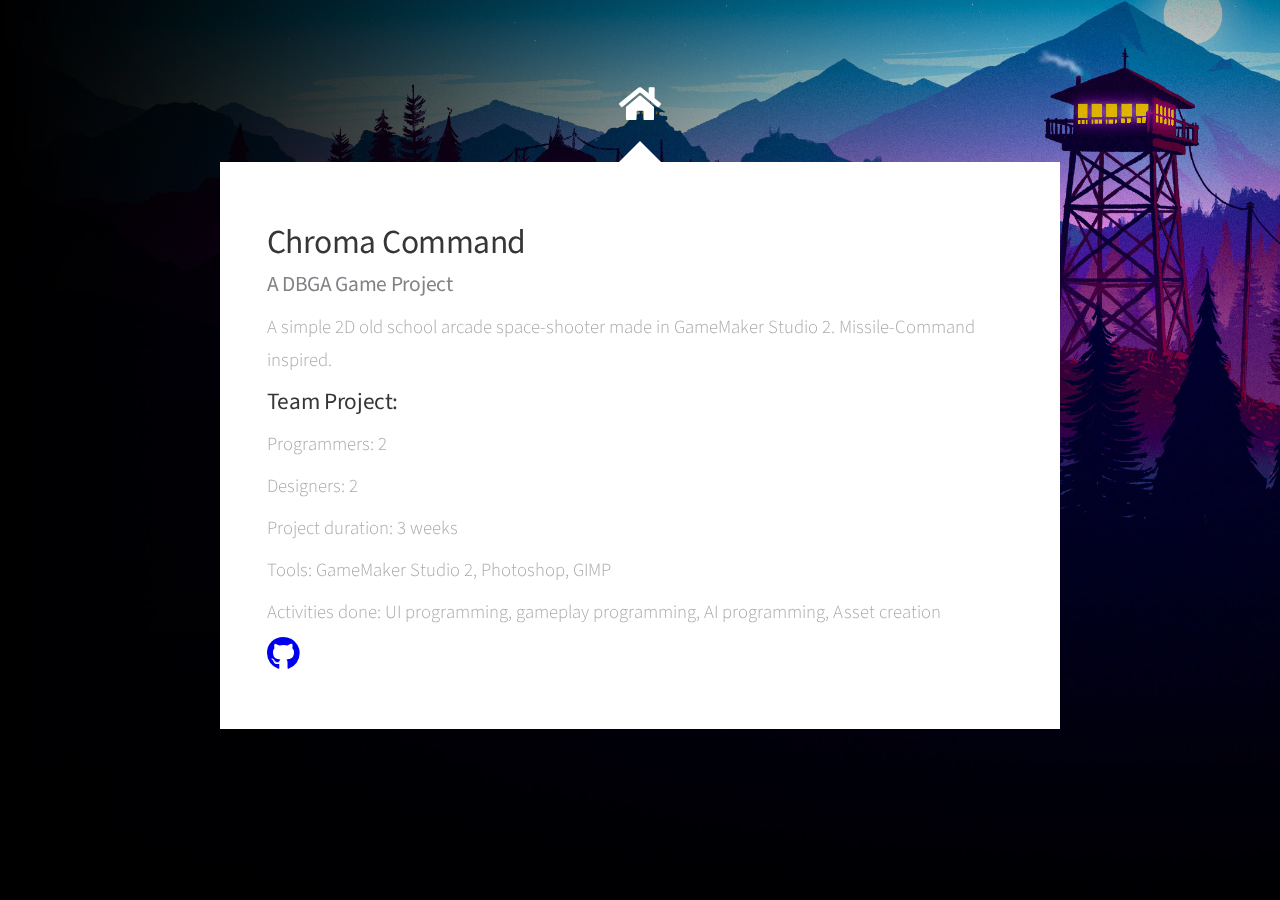
<file: chromacommand.html>
﻿<!DOCTYPE HTML>
<html>
	<head>
		<title>Mattia Pagani - Chroma Command</title>
		<meta charset="utf-8" />
		<meta name="viewport" content="width=device-width, initial-scale=1, user-scalable=no" />
		<link rel="stylesheet" href="assets2/css/main.css" />
		<noscript><link rel="stylesheet" href="assets2/css/noscript.css" /></noscript>
	</head>
	<body class="is-preload">

		<!-- Wrapper-->
        <div id="wrapper">
            <div id="bg"></div>


            <nav id="nav">
                <a href="https://viirale.github.io" class="icon solid fa-home"><span>Homepage</span></a>
            </nav>


            <!-- Main -->
            <div id="main">

                <!-- Projects -->
                <!-- Chroma Command -->
                <article id="chromacommand" class="panel">
                    <header>
                        <h2>Chroma Command</h2>
                        <p></p>
                        <h6>A DBGA Game Project</h6>
                        <p>
                            A simple 2D old school arcade space-shooter made in GameMaker Studio 2.
                            Missile-Command inspired.
                        </p>
                        <p></p>
                        <h3>
                            Team Project:
                        </h3>
                        <p>Programmers: 2</p>
                        <p>Designers: 2</p>
                        <p>Project duration: 3 weeks</p>
                        <p>Tools: GameMaker Studio 2, Photoshop, GIMP</p>
                        <p>Activities done: UI programming, gameplay programming, AI programming, Asset creation</p>
                        <p></p>
                        <h2><a href="https://github.com/ViiRaLe/Chroma-Command" target="_blank"><i class="icon brands fa-github"></i></a></h2>
                        <p></p>
                    </header>
                </article>
            </div>


            <!-- Footer -->
            <div id="footer">
                <ul class="copyright">
                    <li>&copy; Mattia Pagani &nbsp;&bull;&nbsp; 06/2019 &nbsp;&bull;&nbsp; Design: <a href="http://html5up.net"> HTML5 UP</a></li>
                </ul>
            </div>

        </div>

		<!-- Scripts -->
			<script src="assets2/js/jquery.min.js"></script>
			<script src="assets2/js/browser.min.js"></script>
			<script src="assets2/js/breakpoints.min.js"></script>
			<script src="assets2/js/util.js"></script>
			<script src="assets2/js/main.js"></script>

	</body>
</html>
</file>
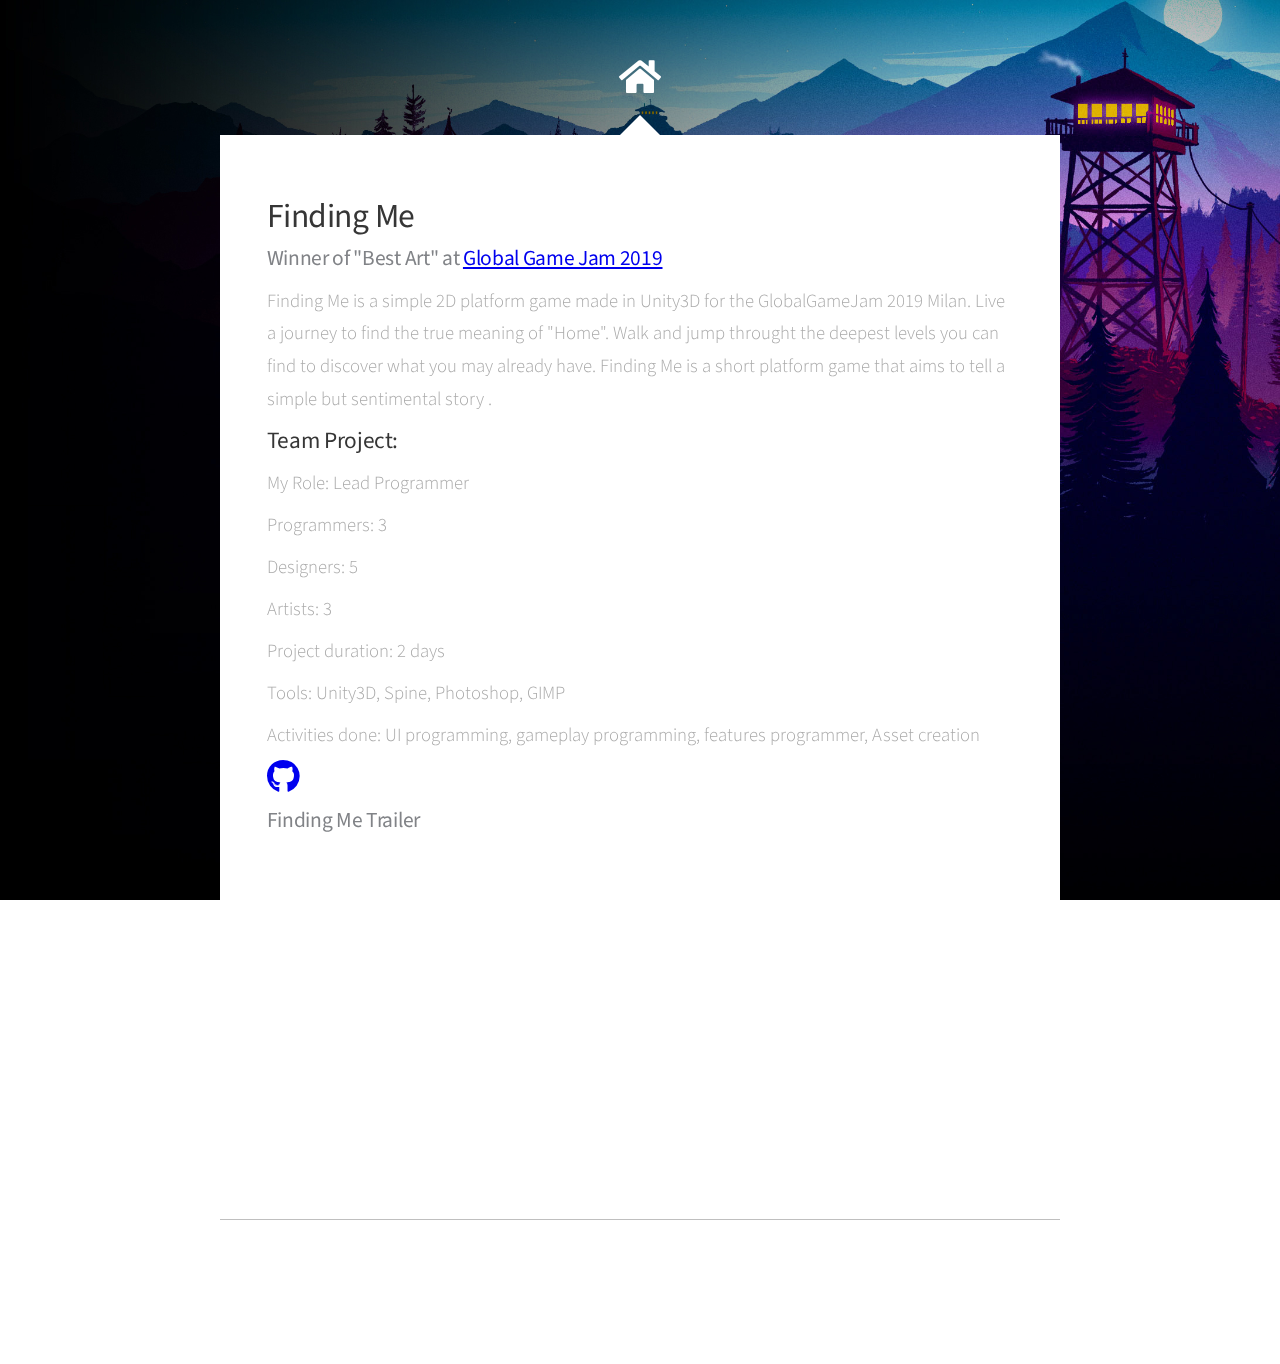
<file: findingme.html>
﻿<!DOCTYPE HTML>
<html>
	<head>
		<title>Mattia Pagani - Finding Me</title>
		<meta charset="utf-8" />
		<meta name="viewport" content="width=device-width, initial-scale=1, user-scalable=no" />
		<link rel="stylesheet" href="assets2/css/main.css" />
		<noscript><link rel="stylesheet" href="assets2/css/noscript.css" /></noscript>
	</head>
	<body class="is-preload">

		<!-- Wrapper-->
        <div id="wrapper">
            <div id="bg"></div>


            <nav id="nav">
                <a href="https://viirale.github.io" class="icon solid fa-home"><span>Homepage</span></a>
            </nav>


            <!-- Main -->
            <div id="main">

                <!-- Finding Me -->
                <article id="findingme" class="panel">
                    <header>
                        <h2>Finding Me</h2>
                        <p></p>
                        <h6>Winner of "Best Art" at <a href="https://globalgamejam.org/2019/games/finding-me" target="_blank">Global Game Jam 2019</a></h6>
                        <p>
                            Finding Me is a simple 2D platform game made in Unity3D for the GlobalGameJam 2019 Milan.
                            Live a journey to find the true meaning of "Home". Walk and jump throught the deepest levels you can find to discover what you may already have.
                            Finding Me is a short platform game that aims to tell a simple but sentimental story .
                        </p>
                        <p></p>
                        <h3>
                            Team Project:
                        </h3>
                        <p>My Role: Lead Programmer</p>
                        <p>Programmers: 3</p>
                        <p>Designers: 5</p>
                        <p>Artists: 3</p>
                        <p>Project duration: 2 days</p>
                        <p>Tools: Unity3D, Spine, Photoshop, GIMP</p>
                        <p>Activities done: UI programming, gameplay programming, features programmer, Asset creation</p>
                        <p></p>
                        <h2><a href="https://github.com/ViiRaLe/GlobalGameJam2019" target="_blank"><i class="icon brands fa-github"></i></a></h2>
                        <p></p>
                        <h6>Finding Me Trailer</h6>
                        <p></p>
                        <iframe class="videoPlayer" width="560" height="315" src="https://www.youtube.com/embed/CdkQczV2NrU" frameborder="0" allow="accelerometer; autoplay; encrypted-media; gyroscope; picture-in-picture" allowfullscreen></iframe>
                    </header>
                </article>
            </div>


            <!-- Footer -->
            <div id="footer">
                <ul class="copyright">
                    <li>&copy; Mattia Pagani &nbsp;&bull;&nbsp; 06/2019 &nbsp;&bull;&nbsp; Design: <a href="http://html5up.net"> HTML5 UP</a></li>
                </ul>
            </div>

        </div>

		<!-- Scripts -->
			<script src="assets2/js/jquery.min.js"></script>
			<script src="assets2/js/browser.min.js"></script>
			<script src="assets2/js/breakpoints.min.js"></script>
			<script src="assets2/js/util.js"></script>
			<script src="assets2/js/main.js"></script>

	</body>
</html>
</file>
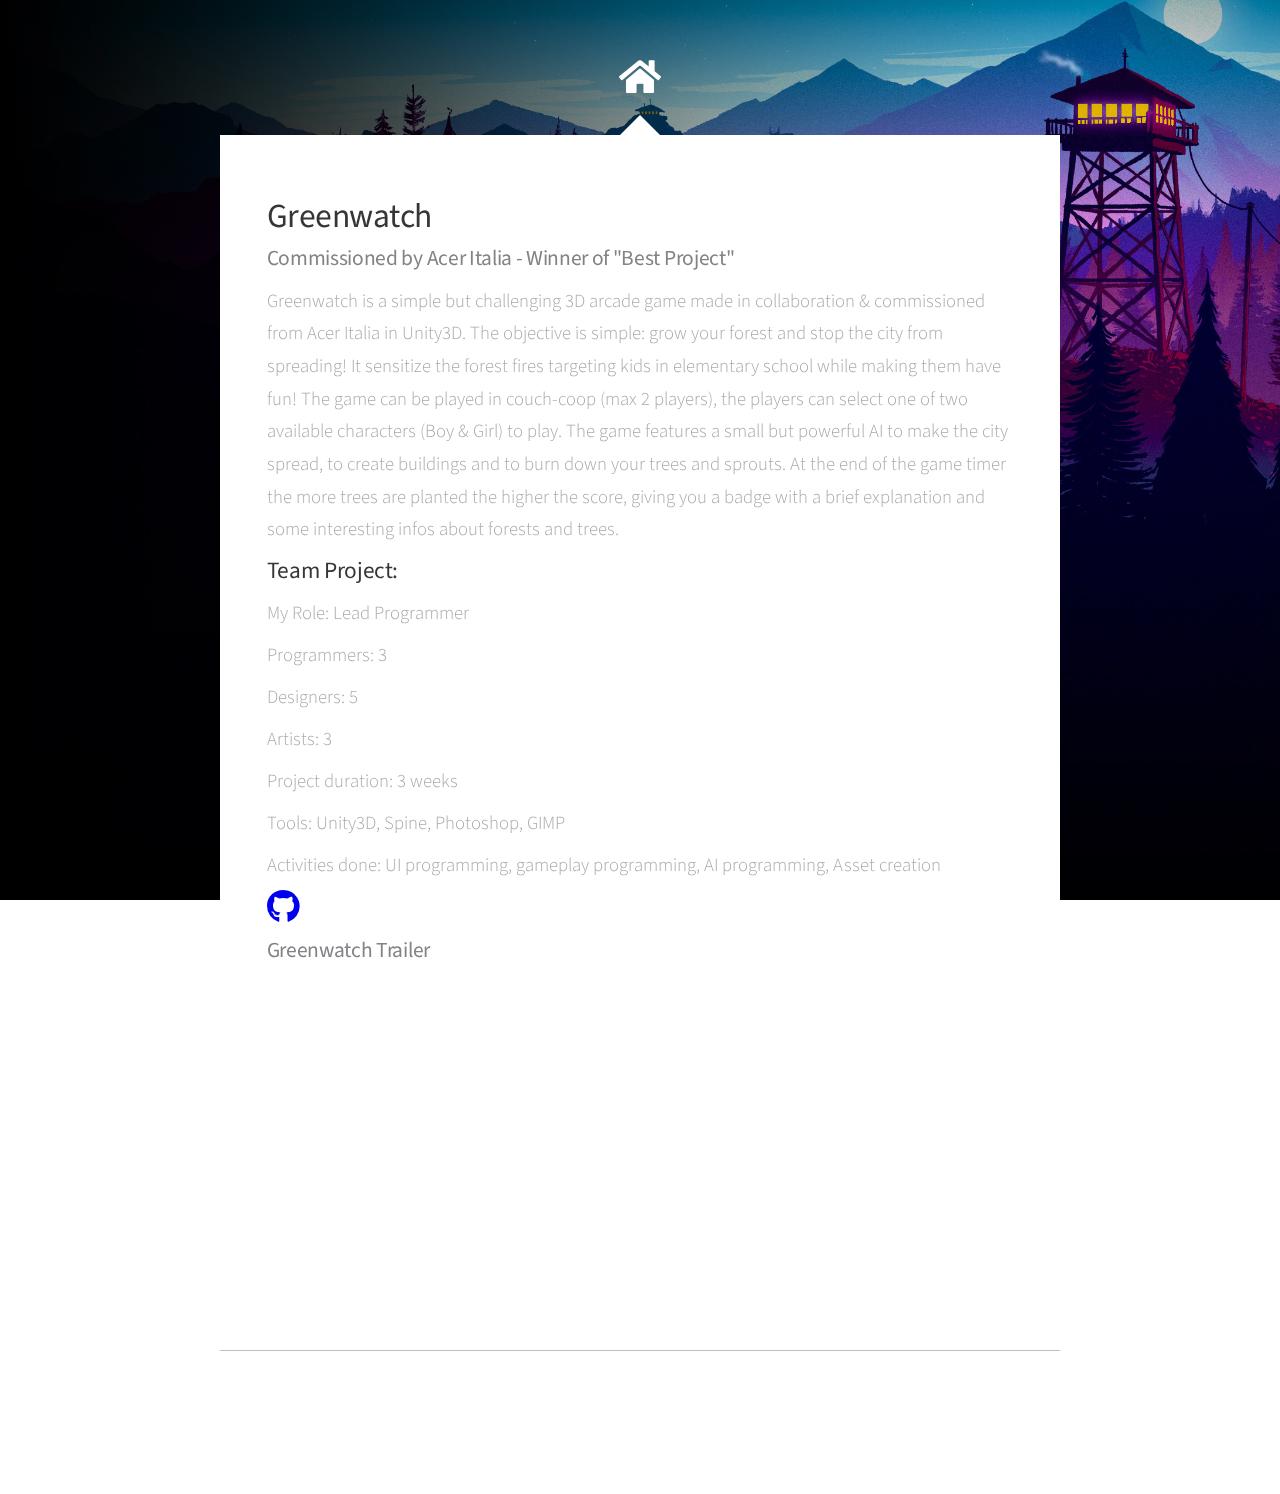
<file: greenwatch.html>
﻿<!DOCTYPE HTML>
<html>
	<head>
		<title>Mattia Pagani - Greenwatch</title>
		<meta charset="utf-8" />
		<meta name="viewport" content="width=device-width, initial-scale=1, user-scalable=no" />
		<link rel="stylesheet" href="assets2/css/main.css" />
		<noscript><link rel="stylesheet" href="assets2/css/noscript.css" /></noscript>
	</head>
	<body class="is-preload">

		<!-- Wrapper-->
        <div id="wrapper">
            <div id="bg"></div>


            <nav id="nav">
                <a href="https://viirale.github.io" class="icon solid fa-home"><span>Homepage</span></a>
            </nav>


            <!-- Main -->
            <div id="main">

                <!-- Greenwatch -->
                <article id="greenwatch" class="panel">
                    <header>
                        <h2>Greenwatch</h2>
                        <p></p>
                        <h6>Commissioned by Acer Italia - Winner of "Best Project"</h6>
                        <p>
                            Greenwatch is a simple but challenging 3D arcade game made in collaboration & commissioned from Acer Italia in Unity3D. The objective is simple: grow your forest and stop the city from spreading!
                            It sensitize the forest fires targeting kids in elementary school while making them have fun!
                            The game can be played in couch-coop (max 2 players), the players can select one of two available characters (Boy & Girl) to play.
                            The game features a small but powerful AI to make the city spread, to create buildings and to burn down your trees and sprouts.
                            At the end of the game timer the more trees are planted the higher the score, giving you a badge with a brief explanation and some interesting infos about forests and trees.
                        </p>
                        <p></p>
                        <h3>
                            Team Project:
                        </h3>
                        <p>My Role: Lead Programmer</p>
                        <p>Programmers: 3</p>
                        <p>Designers: 5</p>
                        <p>Artists: 3</p>
                        <p>Project duration: 3 weeks</p>
                        <p>Tools: Unity3D, Spine, Photoshop, GIMP</p>
                        <p>Activities done: UI programming, gameplay programming, AI programming, Asset creation</p>
                        <p></p>
                        <h2><a href="https://github.com/ViiRaLe/Greenwatch" target="_blank"><i class="icon brands fa-github"></i></a></h2>
                        <p></p>
                        <h6>Greenwatch Trailer</h6>
                        <p></p>
                        <iframe class="videoPlayer" width="560" height="315" src="https://www.youtube.com/embed/nCLcSuBMDDE" frameborder="0" allow="accelerometer; autoplay; encrypted-media; gyroscope; picture-in-picture" allowfullscreen></iframe>
                    </header>
                </article>
            </div>


            <!-- Footer -->
            <div id="footer">
                <ul class="copyright">
                    <li>&copy; Mattia Pagani &nbsp;&bull;&nbsp; 06/2019 &nbsp;&bull;&nbsp; Design: <a href="http://html5up.net"> HTML5 UP</a></li>
                </ul>
            </div>

        </div>

		<!-- Scripts -->
			<script src="assets2/js/jquery.min.js"></script>
			<script src="assets2/js/browser.min.js"></script>
			<script src="assets2/js/breakpoints.min.js"></script>
			<script src="assets2/js/util.js"></script>
			<script src="assets2/js/main.js"></script>

	</body>
</html>
</file>
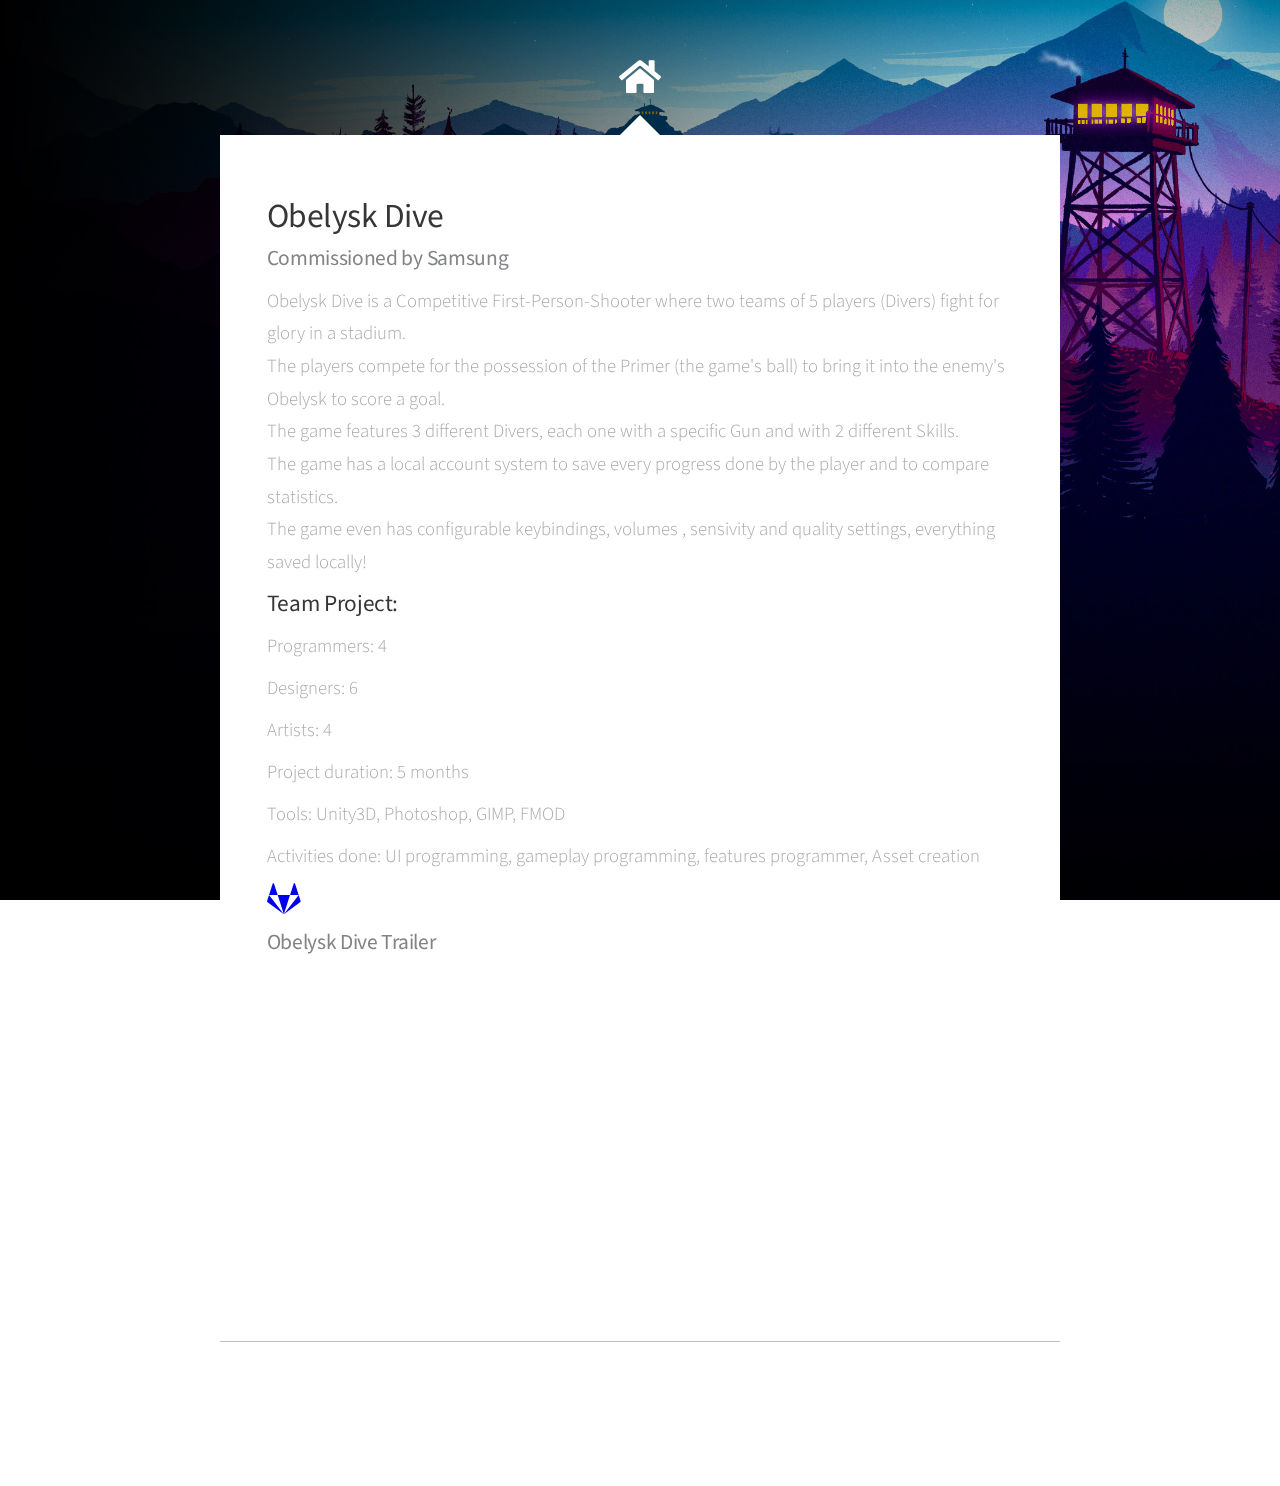
<file: obelyskdive.html>
﻿<!DOCTYPE HTML>
<html>
	<head>
		<title>Mattia Pagani - Obelysk Dive</title>
		<meta charset="utf-8" />
		<meta name="viewport" content="width=device-width, initial-scale=1, user-scalable=no" />
		<link rel="stylesheet" href="assets2/css/main.css" />
		<noscript><link rel="stylesheet" href="assets2/css/noscript.css" /></noscript>
	</head>
	<body class="is-preload">

		<!-- Wrapper-->
        <div id="wrapper">
            <div id="bg"></div>


            <nav id="nav">
                <a href="https://viirale.github.io" class="icon solid fa-home"><span>Homepage</span></a>
            </nav>


            <!-- Main -->
            <div id="main">

                <!-- Obelysk Dive -->
                <article id="obelyskdive" class="panel">
                    <header>
                        <h2>Obelysk Dive</h2>
                        <p></p>
                        <h6>Commissioned by Samsung</h6>
                        <p>
                            Obelysk Dive is a Competitive First-Person-Shooter where two teams of 5 players (Divers) fight for glory in a stadium.<br>
                            The players compete for the possession of the Primer (the game's ball) to bring it into the enemy's Obelysk to score a goal.<br>
                            The game features 3 different Divers, each one with a specific Gun and with 2 different Skills.<br>
                            The game has a local account system to save every progress done by the player and to compare statistics.<br>
                            The game even has configurable keybindings, volumes , sensivity and quality settings, everything saved locally!
                        </p>
                        <p></p>
                        <h3>
                            Team Project:
                        </h3>
                        <p>Programmers: 4</p>
                        <p>Designers: 6</p>
                        <p>Artists: 4</p>
                        <p>Project duration: 5 months</p>
                        <p>Tools: Unity3D, Photoshop, GIMP, FMOD</p>
                        <p>Activities done: UI programming, gameplay programming, features programmer, Asset creation</p>
                        <p></p>
                        <h2><a href="https://gitlab.com/ViiRaL/ObelyskDive" target="_blank"><i class="fab fa-gitlab"></i></a></h2>
                        <p></p>
                        <h6>Obelysk Dive Trailer</h6>
                        <p></p>
                        <iframe class="videoPlayer" width="560" height="315" src="https://www.youtube.com/embed/KF6eVup0D38" frameborder="0" allow="accelerometer; autoplay; encrypted-media; gyroscope; picture-in-picture" allowfullscreen></iframe>
                    </header>
                </article>
            </div>


            <!-- Footer -->
            <div id="footer">
                <ul class="copyright">
                    <li>&copy; Mattia Pagani &nbsp;&bull;&nbsp; 06/2019 &nbsp;&bull;&nbsp; Design: <a href="http://html5up.net"> HTML5 UP</a></li>
                </ul>
            </div>

        </div>

		<!-- Scripts -->
			<script src="assets2/js/jquery.min.js"></script>
			<script src="assets2/js/browser.min.js"></script>
			<script src="assets2/js/breakpoints.min.js"></script>
			<script src="assets2/js/util.js"></script>
			<script src="assets2/js/main.js"></script>

	</body>
</html>
</file>
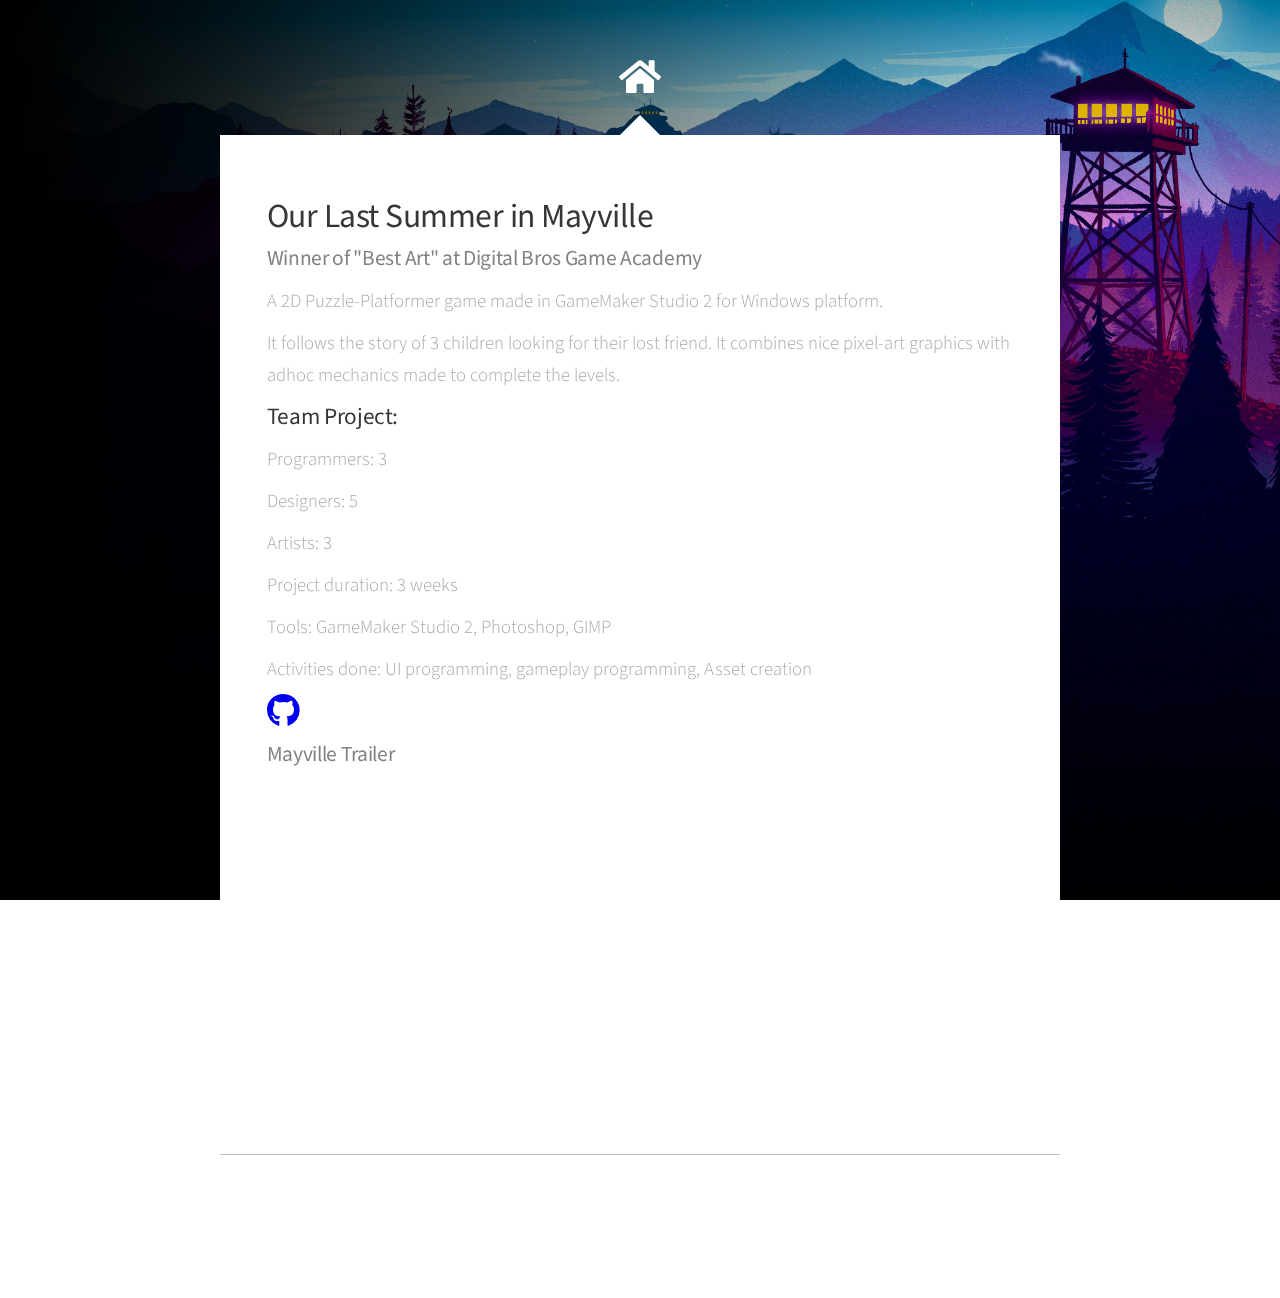
<file: ourlastsummerinmayville.html>
﻿<!DOCTYPE HTML>
<html>
	<head>
		<title>Mattia Pagani - OLSM</title>
		<meta charset="utf-8" />
		<meta name="viewport" content="width=device-width, initial-scale=1, user-scalable=no" />
		<link rel="stylesheet" href="assets2/css/main.css" />
		<noscript><link rel="stylesheet" href="assets2/css/noscript.css" /></noscript>
	</head>
	<body class="is-preload">

		<!-- Wrapper-->
        <div id="wrapper">
            <div id="bg"></div>


            <nav id="nav">
                <a href="https://viirale.github.io" class="icon solid fa-home"><span>Homepage</span></a>
            </nav>


            <!-- Main -->
            <div id="main">

                <!-- OLSM -->
                <article id="olsm" class="panel">
                    <header>
                        <h2>Our Last Summer in Mayville</h2>
                        <p></p>
                        <h6>Winner of "Best Art" at Digital Bros Game Academy</h6>
                        <p>
                            A 2D Puzzle-Platformer game made in GameMaker Studio 2 for Windows platform.
                        </p>
                        <p>
                            It follows the story of 3 children looking for their lost friend. It combines nice pixel-art graphics with adhoc mechanics made to complete the levels.
                        </p>
                        <p></p>
                        <h3>
                            Team Project:
                        </h3>
                        <p>Programmers: 3</p>
                        <p>Designers: 5</p>
                        <p>Artists: 3</p>
                        <p>Project duration: 3 weeks</p>
                        <p>Tools: GameMaker Studio 2, Photoshop, GIMP</p>
                        <p>Activities done: UI programming, gameplay programming, Asset creation</p>
                        <p></p>
                        <h2><a href="https://github.com/ViiRaLe/Our-Last-Summer-In-Mayville" target="_blank"><i class="icon brands fa-github"></i></a></h2>
                        <p></p>
                        <h6>Mayville Trailer</h6>
                        <p></p>
                        <iframe class="videoPlayer" width="560" height="315" src="https://www.youtube.com/embed/H0aKIdHqUXE" frameborder="0" allow="accelerometer; autoplay; encrypted-media; gyroscope; picture-in-picture" allowfullscreen></iframe>
                    </header>
                </article>
            </div>


            <!-- Footer -->
            <div id="footer">
                <ul class="copyright">
                    <li>&copy; Mattia Pagani &nbsp;&bull;&nbsp; 06/2019 &nbsp;&bull;&nbsp; Design: <a href="http://html5up.net"> HTML5 UP</a></li>
                </ul>
            </div>

        </div>

		<!-- Scripts -->
			<script src="assets2/js/jquery.min.js"></script>
			<script src="assets2/js/browser.min.js"></script>
			<script src="assets2/js/breakpoints.min.js"></script>
			<script src="assets2/js/util.js"></script>
			<script src="assets2/js/main.js"></script>

	</body>
</html>
</file>
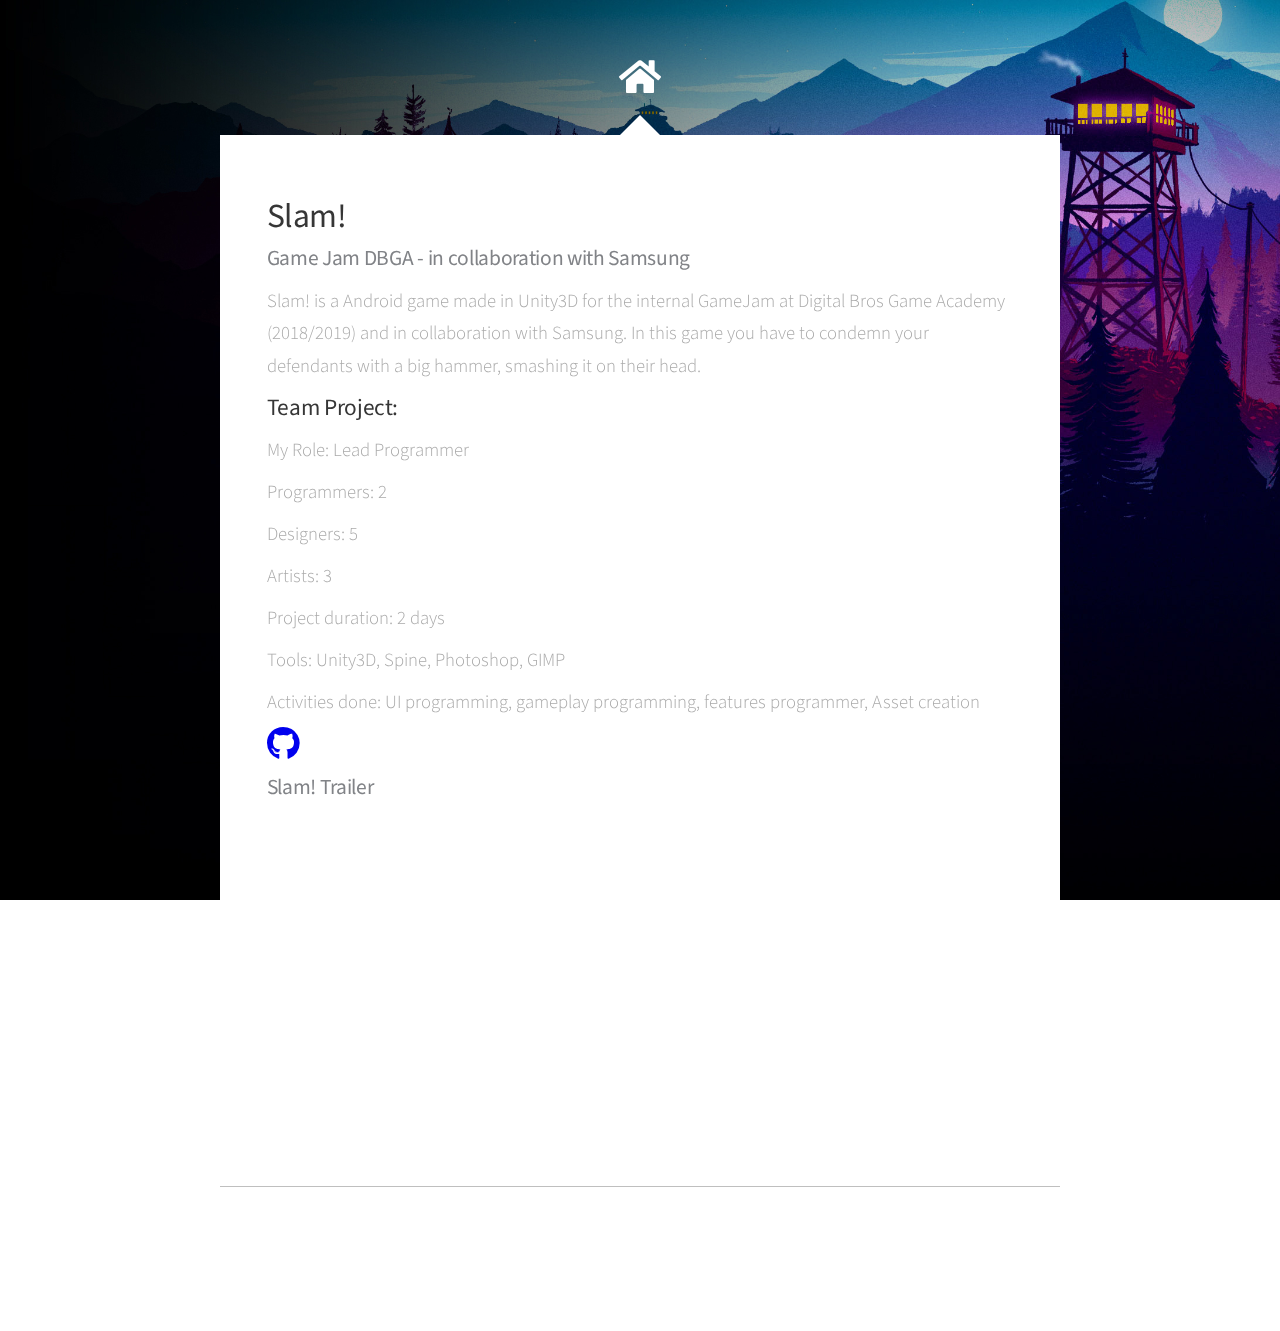
<file: slam.html>
﻿<!DOCTYPE HTML>
<html>
	<head>
		<title>Mattia Pagani - Slam!</title>
		<meta charset="utf-8" />
		<meta name="viewport" content="width=device-width, initial-scale=1, user-scalable=no" />
		<link rel="stylesheet" href="assets2/css/main.css" />
		<noscript><link rel="stylesheet" href="assets2/css/noscript.css" /></noscript>
	</head>
	<body class="is-preload">

		<!-- Wrapper-->
        <div id="wrapper">
            <div id="bg"></div>


            <nav id="nav">
                <a href="https://viirale.github.io" class="icon solid fa-home"><span>Homepage</span></a>
            </nav>


            <!-- Main -->
            <div id="main">

                <!-- Slam! -->
                <article id="slam" class="panel">
                    <header>
                        <h2>Slam!</h2>
                        <p></p>
                        <h6>Game Jam DBGA - in collaboration with Samsung</h6>
                        <p>
                            Slam! is a Android game made in Unity3D for the internal GameJam at Digital Bros Game Academy (2018/2019) and in collaboration with Samsung.
                            In this game you have to condemn your defendants with a big hammer, smashing it on their head.
                        </p>
                        <p></p>
                        <h3>
                            Team Project:
                        </h3>
                        <p>My Role: Lead Programmer</p>
                        <p>Programmers: 2</p>
                        <p>Designers: 5</p>
                        <p>Artists: 3</p>
                        <p>Project duration: 2 days</p>
                        <p>Tools: Unity3D, Spine, Photoshop, GIMP</p>
                        <p>Activities done: UI programming, gameplay programming, features programmer, Asset creation</p>
                        <p></p>
                        <h2><a href="https://github.com/ViiRaLe/DBGAGameJam" target="_blank"><i class="icon brands fa-github"></i></a></h2>
                        <p></p>
                        <h6>Slam! Trailer</h6>
                        <p></p>
                        <iframe class="videoPlayer" width="560" height="315" src="https://www.youtube.com/embed/x3w1itx905c" frameborder="0" allow="accelerometer; autoplay; encrypted-media; gyroscope; picture-in-picture" allowfullscreen></iframe>
                    </header>
                </article>
            </div>


            <!-- Footer -->
            <div id="footer">
                <ul class="copyright">
                    <li>&copy; Mattia Pagani &nbsp;&bull;&nbsp; 06/2019 &nbsp;&bull;&nbsp; Design: <a href="http://html5up.net"> HTML5 UP</a></li>
                </ul>
            </div>

        </div>

		<!-- Scripts -->
			<script src="assets2/js/jquery.min.js"></script>
			<script src="assets2/js/browser.min.js"></script>
			<script src="assets2/js/breakpoints.min.js"></script>
			<script src="assets2/js/util.js"></script>
			<script src="assets2/js/main.js"></script>

	</body>
</html>
</file>
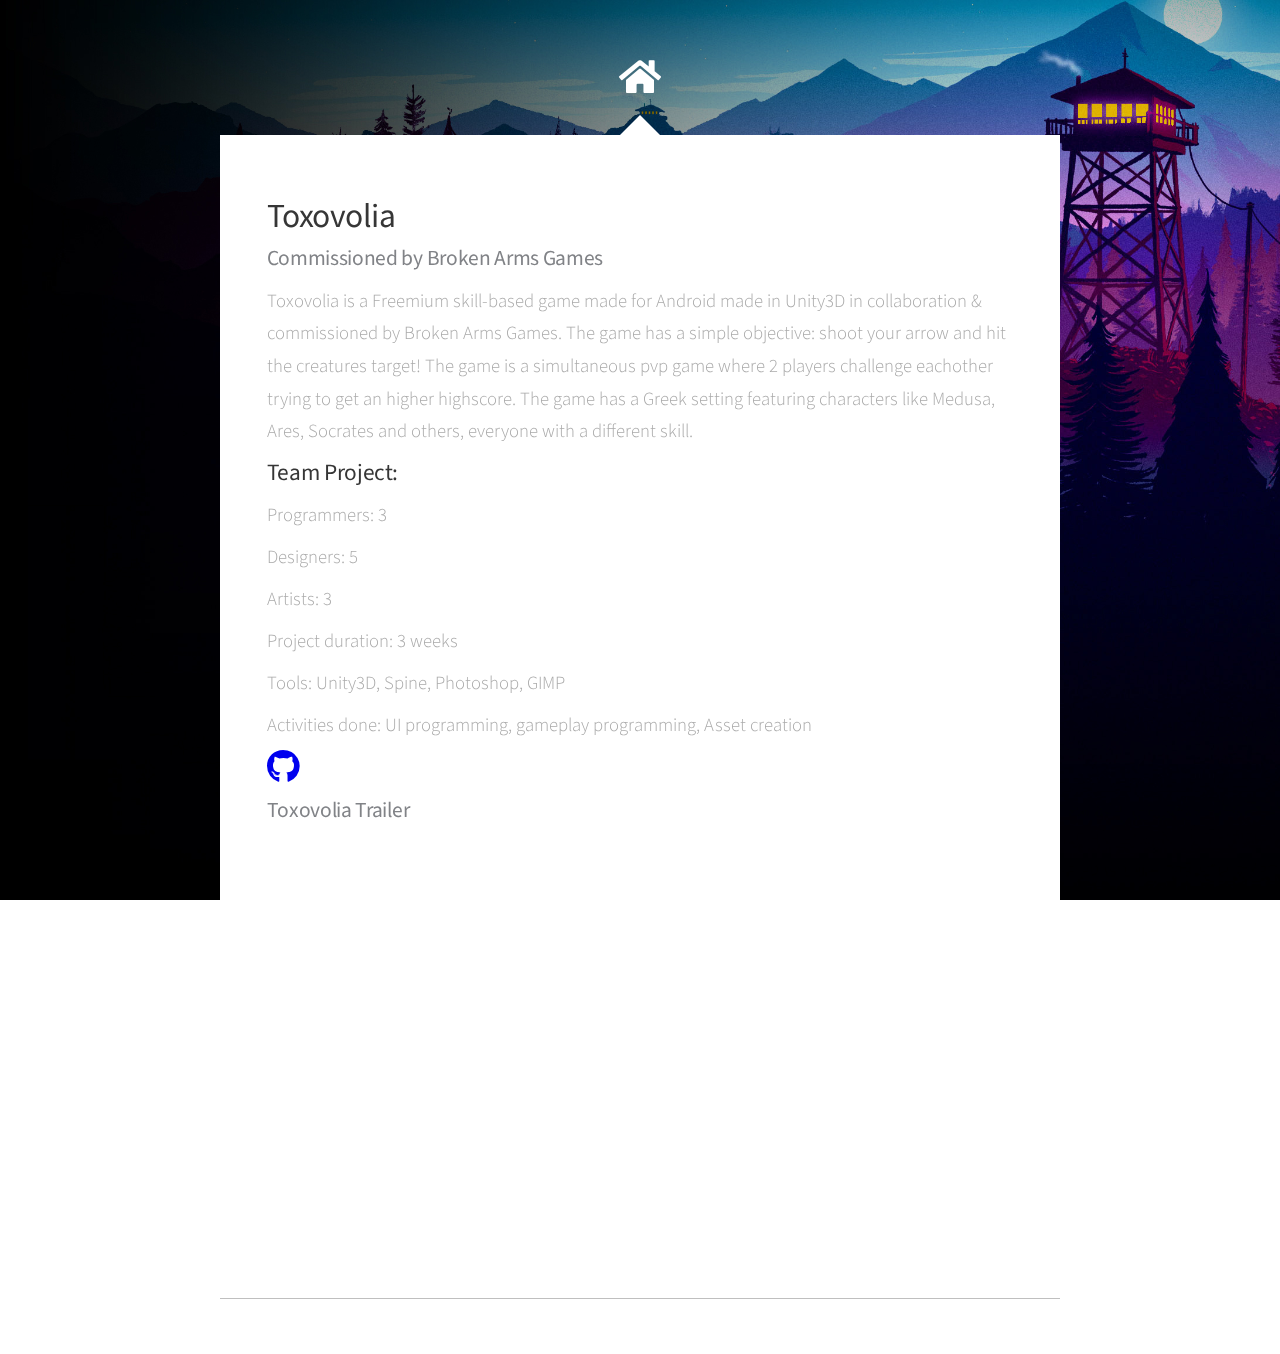
<file: toxovolia.html>
﻿<!DOCTYPE HTML>
<html>
	<head>
		<title>Mattia Pagani - Toxovolia</title>
		<meta charset="utf-8" />
		<meta name="viewport" content="width=device-width, initial-scale=1, user-scalable=no" />
		<link rel="stylesheet" href="assets2/css/main.css" />
		<noscript><link rel="stylesheet" href="assets2/css/noscript.css" /></noscript>
	</head>
	<body class="is-preload">

		<!-- Wrapper-->
        <div id="wrapper">
            <div id="bg"></div>


            <nav id="nav">
                <a href="https://viirale.github.io" class="icon solid fa-home"><span>Homepage</span></a>
            </nav>


            <!-- Main -->
            <div id="main">

                <!-- Toxovolia -->
                <article id="toxovolia" class="panel">
                    <header>
                        <h2>Toxovolia</h2>
                        <p></p>
                        <h6>Commissioned by Broken Arms Games</h6>
                        <p>
                            Toxovolia is a Freemium skill-based game made for Android made in Unity3D in collaboration & commissioned by Broken Arms Games.
                            The game has a simple objective: shoot your arrow and hit the creatures target! The game is a simultaneous pvp game where 2 players challenge eachother trying to get an higher highscore.
                            The game has a Greek setting featuring characters like Medusa, Ares, Socrates and others, everyone with a different skill.
                        </p>
                        <p></p>
                        <h3>
                            Team Project:
                        </h3>
                        <p>Programmers: 3</p>
                        <p>Designers: 5</p>
                        <p>Artists: 3</p>
                        <p>Project duration: 3 weeks</p>
                        <p>Tools: Unity3D, Spine, Photoshop, GIMP</p>
                        <p>Activities done: UI programming, gameplay programming, Asset creation</p>
                        <p></p>
                        <h2><a href="https://github.com/ViiRaLe/Toxovolia" target="_blank"><i class="icon brands fa-github"></i></a></h2>
                        <p></p>
                        <h6>Toxovolia Trailer</h6>
                        <p></p>
                        <iframe class="videoPlayer" width="560" height="315" src="https://www.youtube.com/embed/PetGDRCaLs8" frameborder="0" allow="accelerometer; autoplay; encrypted-media; gyroscope; picture-in-picture" allowfullscreen></iframe>
                    </header>
                </article
            </div>


            <!-- Footer -->
            <div id="footer">
                <ul class="copyright">
                    <li>&copy; Mattia Pagani &nbsp;&bull;&nbsp; 06/2019 &nbsp;&bull;&nbsp; Design: <a href="http://html5up.net"> HTML5 UP</a></li>
                </ul>
            </div>

        </div>

		<!-- Scripts -->
			<script src="assets2/js/jquery.min.js"></script>
			<script src="assets2/js/browser.min.js"></script>
			<script src="assets2/js/breakpoints.min.js"></script>
			<script src="assets2/js/util.js"></script>
			<script src="assets2/js/main.js"></script>

	</body>
</html>
</file>
<file: assets2/css/noscript.css>
/*
	Astral by HTML5 UP
	html5up.net | @ajlkn
	Free for personal and commercial use under the CCA 3.0 license (html5up.net/license)
*/

/* Wrapper */

	#wrapper {
		opacity: 1 !important;
	}

/* Nav */

	#nav a {
		opacity: 1.0;
	}

		#nav a:before, #nav a:after {
			display: none;
		}

		#nav a span {
			top: 0;
			opacity: 1.0;
		}

			#nav a span:after {
				display: none;
			}

/* Main */

	#main {
		background: none;
		box-shadow: none;
	}

		#main > .panel {
			background: #ffffff;
			margin-bottom: 2em;
		}

			#main > .panel:last-child {
				margin-bottom: 0;
			}
</file>
<file: assets2/css/main.css>
@import url("https://fonts.googleapis.com/css?family=Source+Sans+Pro:300,400,300italic,400italic");
@import url("fontawesome-all.min.css");

/*
	Astral by HTML5 UP
	html5up.net | @ajlkn
	Free for personal and commercial use under the CCA 3.0 license (html5up.net/license)
*/

html, body, div, span, applet, object,
iframe, h1, h2, h3, h4, h5, h6, p, blockquote,
pre, a, abbr, acronym, address, big, cite,
code, del, dfn, em, img, ins, kbd, q, s, samp,
small, strike, strong, sub, sup, tt, var, b,
u, i, center, dl, dt, dd, ol, ul, li, fieldset,
form, label, legend, table, caption, tbody,
tfoot, thead, tr, th, td, article, aside,
canvas, details, embed, figure, figcaption,
footer, header, hgroup, menu, nav, output, ruby,
section, summary, time, mark, audio, video {
	margin: 0;
	padding: 0;
	border: 0;
	font-size: 100%;
	font: inherit;
	vertical-align: baseline;}

article, aside, details, figcaption, figure,
footer, header, hgroup, menu, nav, section {
	display: block;}

body {
	line-height: 1;
}

ol, ul {
	list-style: none;
}

blockquote, q {
	quotes: none;
}

	blockquote:before, blockquote:after, q:before, q:after {
		content: '';
		content: none;
	}

table {
	border-collapse: collapse;
	border-spacing: 0;
}

body {
	-webkit-text-size-adjust: none;
}

mark {
	background-color: transparent;
	color: inherit;
}

input::-moz-focus-inner {
	border: 0;
	padding: 0;
}

input, select, textarea {
	-moz-appearance: none;
	-webkit-appearance: none;
	-ms-appearance: none;
	appearance: none;
}

/* Row */

	.row {
		display: flex;
		flex-wrap: wrap;
		box-sizing: border-box;
		align-items: stretch;
	}

		.row > * {
			box-sizing: border-box;
		}

		.row.gtr-uniform > * > :last-child {
			margin-bottom: 0;
		}

		.row.aln-left {
			justify-content: flex-start;
		}

		.row.aln-center {
			justify-content: center;
		}

		.row.aln-right {
			justify-content: flex-end;
		}

		.row.aln-top {
			align-items: flex-start;
		}

		.row.aln-middle {
			align-items: center;
		}

		.row.aln-bottom {
			align-items: flex-end;
		}

		.row > .imp {
			order: -1;
		}

		.row > .col-1 {
			width: 8.33333%;
		}

		.row > .off-1 {
			margin-left: 8.33333%;
		}

		.row > .col-2 {
			width: 16.66667%;
		}

		.row > .off-2 {
			margin-left: 16.66667%;
		}

		.row > .col-3 {
			width: 25%;
		}

		.row > .off-3 {
			margin-left: 25%;
		}

		.row > .col-4 {
			width: 33.33333%;
		}

		.row > .off-4 {
			margin-left: 33.33333%;
		}

		.row > .col-5 {
			width: 41.66667%;
		}

		.row > .off-5 {
			margin-left: 41.66667%;
		}

		.row > .col-6 {
			width: 50%;
		}

		.row > .off-6 {
			margin-left: 50%;
		}

		.row > .col-7 {
			width: 58.33333%;
		}

		.row > .off-7 {
			margin-left: 58.33333%;
		}

		.row > .col-8 {
			width: 66.66667%;
		}

		.row > .off-8 {
			margin-left: 66.66667%;
		}

		.row > .col-9 {
			width: 75%;
		}

		.row > .off-9 {
			margin-left: 75%;
		}

		.row > .col-10 {
			width: 83.33333%;
		}

		.row > .off-10 {
			margin-left: 83.33333%;
		}

		.row > .col-11 {
			width: 91.66667%;
		}

		.row > .off-11 {
			margin-left: 91.66667%;
		}

		.row > .col-12 {
			width: 100%;
		}

		.row > .off-12 {
			margin-left: 100%;
		}

		.row.gtr-0 {
			margin-top: 0em;
			margin-left: 0em;
		}

			.row.gtr-0 > * {
				padding: 0em 0 0 0em;
			}

			.row.gtr-0.gtr-uniform {
				margin-top: 0em;
			}

				.row.gtr-0.gtr-uniform > * {
					padding-top: 0em;
				}

		.row.gtr-25 {
			margin-top: -0.3125em;
			margin-left: -0.3125em;
		}

			.row.gtr-25 > * {
				padding: 0.3125em 0 0 0.3125em;
			}

			.row.gtr-25.gtr-uniform {
				margin-top: -0.3125em;
			}

				.row.gtr-25.gtr-uniform > * {
					padding-top: 0.3125em;
				}

		.row.gtr-50 {
			margin-top: -0.625em;
			margin-left: -0.625em;
		}

			.row.gtr-50 > * {
				padding: 0.625em 0 0 0.625em;
			}

			.row.gtr-50.gtr-uniform {
				margin-top: -0.625em;
			}

				.row.gtr-50.gtr-uniform > * {
					padding-top: 0.625em;
				}

		.row {
			margin-top: -1.25em;
			margin-left: -1.25em;
		}

			.row > * {
				padding: 1.25em 0 0 1.25em;
			}

			.row.gtr-uniform {
				margin-top: -1.25em;
			}

				.row.gtr-uniform > * {
					padding-top: 1.25em;
				}

		.row.gtr-150 {
			margin-top: -1.875em;
			margin-left: -1.875em;
		}

			.row.gtr-150 > * {
				padding: 1.875em 0 0 1.875em;
			}

			.row.gtr-150.gtr-uniform {
				margin-top: -1.875em;
			}

				.row.gtr-150.gtr-uniform > * {
					padding-top: 1.875em;
				}

		.row.gtr-200 {
			margin-top: -2.5em;
			margin-left: -2.5em;
		}

			.row.gtr-200 > * {
				padding: 2.5em 0 0 2.5em;
			}

			.row.gtr-200.gtr-uniform {
				margin-top: -2.5em;
			}

				.row.gtr-200.gtr-uniform > * {
					padding-top: 2.5em;
				}

		@media screen and (max-width: 1680px) {

			.row {
				display: flex;
				flex-wrap: wrap;
				box-sizing: border-box;
				align-items: stretch;
			}

				.row > * {
					box-sizing: border-box;
				}

				.row.gtr-uniform > * > :last-child {
					margin-bottom: 0;
				}

				.row.aln-left {
					justify-content: flex-start;
				}

				.row.aln-center {
					justify-content: center;
				}

				.row.aln-right {
					justify-content: flex-end;
				}

				.row.aln-top {
					align-items: flex-start;
				}

				.row.aln-middle {
					align-items: center;
				}

				.row.aln-bottom {
					align-items: flex-end;
				}

				.row > .imp-xlarge {
					order: -1;
				}

				.row > .col-1-xlarge {
					width: 8.33333%;
				}

				.row > .off-1-xlarge {
					margin-left: 8.33333%;
				}

				.row > .col-2-xlarge {
					width: 16.66667%;
				}

				.row > .off-2-xlarge {
					margin-left: 16.66667%;
				}

				.row > .col-3-xlarge {
					width: 25%;
				}

				.row > .off-3-xlarge {
					margin-left: 25%;
				}

				.row > .col-4-xlarge {
					width: 33.33333%;
				}

				.row > .off-4-xlarge {
					margin-left: 33.33333%;
				}

				.row > .col-5-xlarge {
					width: 41.66667%;
				}

				.row > .off-5-xlarge {
					margin-left: 41.66667%;
				}

				.row > .col-6-xlarge {
					width: 50%;
				}

				.row > .off-6-xlarge {
					margin-left: 50%;
				}

				.row > .col-7-xlarge {
					width: 58.33333%;
				}

				.row > .off-7-xlarge {
					margin-left: 58.33333%;
				}

				.row > .col-8-xlarge {
					width: 66.66667%;
				}

				.row > .off-8-xlarge {
					margin-left: 66.66667%;
				}

				.row > .col-9-xlarge {
					width: 75%;
				}

				.row > .off-9-xlarge {
					margin-left: 75%;
				}

				.row > .col-10-xlarge {
					width: 83.33333%;
				}

				.row > .off-10-xlarge {
					margin-left: 83.33333%;
				}

				.row > .col-11-xlarge {
					width: 91.66667%;
				}

				.row > .off-11-xlarge {
					margin-left: 91.66667%;
				}

				.row > .col-12-xlarge {
					width: 100%;
				}

				.row > .off-12-xlarge {
					margin-left: 100%;
				}

				.row.gtr-0 {
					margin-top: 0em;
					margin-left: 0em;
				}

					.row.gtr-0 > * {
						padding: 0em 0 0 0em;
					}

					.row.gtr-0.gtr-uniform {
						margin-top: 0em;
					}

						.row.gtr-0.gtr-uniform > * {
							padding-top: 0em;
						}

				.row.gtr-25 {
					margin-top: -0.3125em;
					margin-left: -0.3125em;
				}

					.row.gtr-25 > * {
						padding: 0.3125em 0 0 0.3125em;
					}

					.row.gtr-25.gtr-uniform {
						margin-top: -0.3125em;
					}

						.row.gtr-25.gtr-uniform > * {
							padding-top: 0.3125em;
						}

				.row.gtr-50 {
					margin-top: -0.625em;
					margin-left: -0.625em;
				}

					.row.gtr-50 > * {
						padding: 0.625em 0 0 0.625em;
					}

					.row.gtr-50.gtr-uniform {
						margin-top: -0.625em;
					}

						.row.gtr-50.gtr-uniform > * {
							padding-top: 0.625em;
						}

				.row {
					margin-top: -1.25em;
					margin-left: -1.25em;
				}

					.row > * {
						padding: 1.25em 0 0 1.25em;
					}

					.row.gtr-uniform {
						margin-top: -1.25em;
					}

						.row.gtr-uniform > * {
							padding-top: 1.25em;
						}

				.row.gtr-150 {
					margin-top: -1.875em;
					margin-left: -1.875em;
				}

					.row.gtr-150 > * {
						padding: 1.875em 0 0 1.875em;
					}

					.row.gtr-150.gtr-uniform {
						margin-top: -1.875em;
					}

						.row.gtr-150.gtr-uniform > * {
							padding-top: 1.875em;
						}

				.row.gtr-200 {
					margin-top: -2.5em;
					margin-left: -2.5em;
				}

					.row.gtr-200 > * {
						padding: 2.5em 0 0 2.5em;
					}

					.row.gtr-200.gtr-uniform {
						margin-top: -2.5em;
					}

						.row.gtr-200.gtr-uniform > * {
							padding-top: 2.5em;
						}

		}

		@media screen and (max-width: 1280px) {

			.row {
				display: flex;
				flex-wrap: wrap;
				box-sizing: border-box;
				align-items: stretch;
			}

				.row > * {
					box-sizing: border-box;
				}

				.row.gtr-uniform > * > :last-child {
					margin-bottom: 0;
				}

				.row.aln-left {
					justify-content: flex-start;
				}

				.row.aln-center {
					justify-content: center;
				}

				.row.aln-right {
					justify-content: flex-end;
				}

				.row.aln-top {
					align-items: flex-start;
				}

				.row.aln-middle {
					align-items: center;
				}

				.row.aln-bottom {
					align-items: flex-end;
				}

				.row > .imp-large {
					order: -1;
				}

				.row > .col-1-large {
					width: 8.33333%;
				}

				.row > .off-1-large {
					margin-left: 8.33333%;
				}

				.row > .col-2-large {
					width: 16.66667%;
				}

				.row > .off-2-large {
					margin-left: 16.66667%;
				}

				.row > .col-3-large {
					width: 25%;
				}

				.row > .off-3-large {
					margin-left: 25%;
				}

				.row > .col-4-large {
					width: 33.33333%;
				}

				.row > .off-4-large {
					margin-left: 33.33333%;
				}

				.row > .col-5-large {
					width: 41.66667%;
				}

				.row > .off-5-large {
					margin-left: 41.66667%;
				}

				.row > .col-6-large {
					width: 50%;
				}

				.row > .off-6-large {
					margin-left: 50%;
				}

				.row > .col-7-large {
					width: 58.33333%;
				}

				.row > .off-7-large {
					margin-left: 58.33333%;
				}

				.row > .col-8-large {
					width: 66.66667%;
				}

				.row > .off-8-large {
					margin-left: 66.66667%;
				}

				.row > .col-9-large {
					width: 75%;
				}

				.row > .off-9-large {
					margin-left: 75%;
				}

				.row > .col-10-large {
					width: 83.33333%;
				}

				.row > .off-10-large {
					margin-left: 83.33333%;
				}

				.row > .col-11-large {
					width: 91.66667%;
				}

				.row > .off-11-large {
					margin-left: 91.66667%;
				}

				.row > .col-12-large {
					width: 100%;
				}

				.row > .off-12-large {
					margin-left: 100%;
				}

				.row.gtr-0 {
					margin-top: 0em;
					margin-left: 0em;
				}

					.row.gtr-0 > * {
						padding: 0em 0 0 0em;
					}

					.row.gtr-0.gtr-uniform {
						margin-top: 0em;
					}

						.row.gtr-0.gtr-uniform > * {
							padding-top: 0em;
						}

				.row.gtr-25 {
					margin-top: -0.3125em;
					margin-left: -0.3125em;
				}

					.row.gtr-25 > * {
						padding: 0.3125em 0 0 0.3125em;
					}

					.row.gtr-25.gtr-uniform {
						margin-top: -0.3125em;
					}

						.row.gtr-25.gtr-uniform > * {
							padding-top: 0.3125em;
						}

				.row.gtr-50 {
					margin-top: -0.625em;
					margin-left: -0.625em;
				}

					.row.gtr-50 > * {
						padding: 0.625em 0 0 0.625em;
					}

					.row.gtr-50.gtr-uniform {
						margin-top: -0.625em;
					}

						.row.gtr-50.gtr-uniform > * {
							padding-top: 0.625em;
						}

				.row {
					margin-top: -1.25em;
					margin-left: -1.25em;
				}

					.row > * {
						padding: 1.25em 0 0 1.25em;
					}

					.row.gtr-uniform {
						margin-top: -1.25em;
					}

						.row.gtr-uniform > * {
							padding-top: 1.25em;
						}

				.row.gtr-150 {
					margin-top: -1.875em;
					margin-left: -1.875em;
				}

					.row.gtr-150 > * {
						padding: 1.875em 0 0 1.875em;
					}

					.row.gtr-150.gtr-uniform {
						margin-top: -1.875em;
					}

						.row.gtr-150.gtr-uniform > * {
							padding-top: 1.875em;
						}

				.row.gtr-200 {
					margin-top: -2.5em;
					margin-left: -2.5em;
				}

					.row.gtr-200 > * {
						padding: 2.5em 0 0 2.5em;
					}

					.row.gtr-200.gtr-uniform {
						margin-top: -2.5em;
					}

						.row.gtr-200.gtr-uniform > * {
							padding-top: 2.5em;
						}

		}

		@media screen and (max-width: 980px) {

			.row {
				display: flex;
				flex-wrap: wrap;
				box-sizing: border-box;
				align-items: stretch;
			}

				.row > * {
					box-sizing: border-box;
				}

				.row.gtr-uniform > * > :last-child {
					margin-bottom: 0;
				}

				.row.aln-left {
					justify-content: flex-start;
				}

				.row.aln-center {
					justify-content: center;
				}

				.row.aln-right {
					justify-content: flex-end;
				}

				.row.aln-top {
					align-items: flex-start;
				}

				.row.aln-middle {
					align-items: center;
				}

				.row.aln-bottom {
					align-items: flex-end;
				}

				.row > .imp-medium {
					order: -1;
				}

				.row > .col-1-medium {
					width: 8.33333%;
				}

				.row > .off-1-medium {
					margin-left: 8.33333%;
				}

				.row > .col-2-medium {
					width: 16.66667%;
				}

				.row > .off-2-medium {
					margin-left: 16.66667%;
				}

				.row > .col-3-medium {
					width: 25%;
				}

				.row > .off-3-medium {
					margin-left: 25%;
				}

				.row > .col-4-medium {
					width: 33.33333%;
				}

				.row > .off-4-medium {
					margin-left: 33.33333%;
				}

				.row > .col-5-medium {
					width: 41.66667%;
				}

				.row > .off-5-medium {
					margin-left: 41.66667%;
				}

				.row > .col-6-medium {
					width: 50%;
				}

				.row > .off-6-medium {
					margin-left: 50%;
				}

				.row > .col-7-medium {
					width: 58.33333%;
				}

				.row > .off-7-medium {
					margin-left: 58.33333%;
				}

				.row > .col-8-medium {
					width: 66.66667%;
				}

				.row > .off-8-medium {
					margin-left: 66.66667%;
				}

				.row > .col-9-medium {
					width: 75%;
				}

				.row > .off-9-medium {
					margin-left: 75%;
				}

				.row > .col-10-medium {
					width: 83.33333%;
				}

				.row > .off-10-medium {
					margin-left: 83.33333%;
				}

				.row > .col-11-medium {
					width: 91.66667%;
				}

				.row > .off-11-medium {
					margin-left: 91.66667%;
				}

				.row > .col-12-medium {
					width: 100%;
				}

				.row > .off-12-medium {
					margin-left: 100%;
				}

				.row.gtr-0 {
					margin-top: 0em;
					margin-left: 0em;
				}

					.row.gtr-0 > * {
						padding: 0em 0 0 0em;
					}

					.row.gtr-0.gtr-uniform {
						margin-top: 0em;
					}

						.row.gtr-0.gtr-uniform > * {
							padding-top: 0em;
						}

				.row.gtr-25 {
					margin-top: -0.3125em;
					margin-left: -0.3125em;
				}

					.row.gtr-25 > * {
						padding: 0.3125em 0 0 0.3125em;
					}

					.row.gtr-25.gtr-uniform {
						margin-top: -0.3125em;
					}

						.row.gtr-25.gtr-uniform > * {
							padding-top: 0.3125em;
						}

				.row.gtr-50 {
					margin-top: -0.625em;
					margin-left: -0.625em;
				}

					.row.gtr-50 > * {
						padding: 0.625em 0 0 0.625em;
					}

					.row.gtr-50.gtr-uniform {
						margin-top: -0.625em;
					}

						.row.gtr-50.gtr-uniform > * {
							padding-top: 0.625em;
						}

				.row {
					margin-top: -1.25em;
					margin-left: -1.25em;
				}

					.row > * {
						padding: 1.25em 0 0 1.25em;
					}

					.row.gtr-uniform {
						margin-top: -1.25em;
					}

						.row.gtr-uniform > * {
							padding-top: 1.25em;
						}

				.row.gtr-150 {
					margin-top: -1.875em;
					margin-left: -1.875em;
				}

					.row.gtr-150 > * {
						padding: 1.875em 0 0 1.875em;
					}

					.row.gtr-150.gtr-uniform {
						margin-top: -1.875em;
					}

						.row.gtr-150.gtr-uniform > * {
							padding-top: 1.875em;
						}

				.row.gtr-200 {
					margin-top: -2.5em;
					margin-left: -2.5em;
				}

					.row.gtr-200 > * {
						padding: 2.5em 0 0 2.5em;
					}

					.row.gtr-200.gtr-uniform {
						margin-top: -2.5em;
					}

						.row.gtr-200.gtr-uniform > * {
							padding-top: 2.5em;
						}

		}

		@media screen and (max-width: 736px) {

			.row {
				display: flex;
				flex-wrap: wrap;
				box-sizing: border-box;
				align-items: stretch;
			}

				.row > * {
					box-sizing: border-box;
				}

				.row.gtr-uniform > * > :last-child {
					margin-bottom: 0;
				}

				.row.aln-left {
					justify-content: flex-start;
				}

				.row.aln-center {
					justify-content: center;
				}

				.row.aln-right {
					justify-content: flex-end;
				}

				.row.aln-top {
					align-items: flex-start;
				}

				.row.aln-middle {
					align-items: center;
				}

				.row.aln-bottom {
					align-items: flex-end;
				}

				.row > .imp-small {
					order: -1;
				}

				.row > .col-1-small {
					width: 8.33333%;
				}

				.row > .off-1-small {
					margin-left: 8.33333%;
				}

				.row > .col-2-small {
					width: 16.66667%;
				}

				.row > .off-2-small {
					margin-left: 16.66667%;
				}

				.row > .col-3-small {
					width: 25%;
				}

				.row > .off-3-small {
					margin-left: 25%;
				}

				.row > .col-4-small {
					width: 33.33333%;
				}

				.row > .off-4-small {
					margin-left: 33.33333%;
				}

				.row > .col-5-small {
					width: 41.66667%;
				}

				.row > .off-5-small {
					margin-left: 41.66667%;
				}

				.row > .col-6-small {
					width: 50%;
				}

				.row > .off-6-small {
					margin-left: 50%;
				}

				.row > .col-7-small {
					width: 58.33333%;
				}

				.row > .off-7-small {
					margin-left: 58.33333%;
				}

				.row > .col-8-small {
					width: 66.66667%;
				}

				.row > .off-8-small {
					margin-left: 66.66667%;
				}

				.row > .col-9-small {
					width: 75%;
				}

				.row > .off-9-small {
					margin-left: 75%;
				}

				.row > .col-10-small {
					width: 83.33333%;
				}

				.row > .off-10-small {
					margin-left: 83.33333%;
				}

				.row > .col-11-small {
					width: 91.66667%;
				}

				.row > .off-11-small {
					margin-left: 91.66667%;
				}

				.row > .col-12-small {
					width: 100%;
				}

				.row > .off-12-small {
					margin-left: 100%;
				}

				.row.gtr-0 {
					margin-top: 0em;
					margin-left: 0em;
				}

					.row.gtr-0 > * {
						padding: 0em 0 0 0em;
					}

					.row.gtr-0.gtr-uniform {
						margin-top: 0em;
					}

						.row.gtr-0.gtr-uniform > * {
							padding-top: 0em;
						}

				.row.gtr-25 {
					margin-top: -0.3125em;
					margin-left: -0.3125em;
				}

					.row.gtr-25 > * {
						padding: 0.3125em 0 0 0.3125em;
					}

					.row.gtr-25.gtr-uniform {
						margin-top: -0.3125em;
					}

						.row.gtr-25.gtr-uniform > * {
							padding-top: 0.3125em;
						}

				.row.gtr-50 {
					margin-top: -0.625em;
					margin-left: -0.625em;
				}

					.row.gtr-50 > * {
						padding: 0.625em 0 0 0.625em;
					}

					.row.gtr-50.gtr-uniform {
						margin-top: -0.625em;
					}

						.row.gtr-50.gtr-uniform > * {
							padding-top: 0.625em;
						}

				.row {
					margin-top: -1.25em;
					margin-left: -1.25em;
				}

					.row > * {
						padding: 1.25em 0 0 1.25em;
					}

					.row.gtr-uniform {
						margin-top: -1.25em;
					}

						.row.gtr-uniform > * {
							padding-top: 1.25em;
						}

				.row.gtr-150 {
					margin-top: -1.875em;
					margin-left: -1.875em;
				}

					.row.gtr-150 > * {
						padding: 1.875em 0 0 1.875em;
					}

					.row.gtr-150.gtr-uniform {
						margin-top: -1.875em;
					}

						.row.gtr-150.gtr-uniform > * {
							padding-top: 1.875em;
						}

				.row.gtr-200 {
					margin-top: -2.5em;
					margin-left: -2.5em;
				}

					.row.gtr-200 > * {
						padding: 2.5em 0 0 2.5em;
					}

					.row.gtr-200.gtr-uniform {
						margin-top: -2.5em;
					}

						.row.gtr-200.gtr-uniform > * {
							padding-top: 2.5em;
						}

		}

/* Basic */

	html {
		box-sizing: border-box;
	}

	*, *:before, *:after {
		box-sizing: inherit;
	}

body {
    background-repeat: repeat, no-repeat;
    background-size: auto, 100% 100%;
    background-attachment: fixed;
    overflow-y: scroll;
    background-repeat: repeat-x;
}

#bg {
    -moz-animation: bg 60s linear infinite;
    -webkit-animation: bg 60s linear infinite;
    -ms-animation: bg 60s linear infinite;
    animation: bg 60s linear infinite;
    -moz-backface-visibility: hidden;
    -webkit-backface-visibility: hidden;
    -ms-backface-visibility: hidden;
    backface-visibility: hidden;
    -moz-transform: translate3d(0,0,0);
    -webkit-transform: translate3d(0,0,0);
    -ms-transform: translate3d(0,0,0);
    transform: translate3d(0,0,0);
    /* Set your background with this  348cb2*/

    background: #000000 url("images/bg3.jpg") bottom left;
    background-repeat: repeat-x;
    height: 100%;
    left: 0;
    opacity: 1;
    position: fixed;
    top: 0;
}

@-moz-keyframes bg {
    0% {
        -moz-transform: translate3d(0,0,0);
        -webkit-transform: translate3d(0,0,0);
        -ms-transform: translate3d(0,0,0);
        transform: translate3d(0,0,0);
    }

    100% {
        -moz-transform: translate3d(-2250px,0,0);
        -webkit-transform: translate3d(-2250px,0,0);
        -ms-transform: translate3d(-2250px,0,0);
        transform: translate3d(-2250px,0,0);
    }
}

@-webkit-keyframes bg {
    0% {
        -moz-transform: translate3d(0,0,0);
        -webkit-transform: translate3d(0,0,0);
        -ms-transform: translate3d(0,0,0);
        transform: translate3d(0,0,0);
    }

    100% {
        -moz-transform: translate3d(-2250px,0,0);
        -webkit-transform: translate3d(-2250px,0,0);
        -ms-transform: translate3d(-2250px,0,0);
        transform: translate3d(-2250px,0,0);
    }
}

@-ms-keyframes bg {
    0% {
        -moz-transform: translate3d(0,0,0);
        -webkit-transform: translate3d(0,0,0);
        -ms-transform: translate3d(0,0,0);
        transform: translate3d(0,0,0);
    }

    100% {
        -moz-transform: translate3d(-2250px,0,0);
        -webkit-transform: translate3d(-2250px,0,0);
        -ms-transform: translate3d(-2250px,0,0);
        transform: translate3d(-2250px,0,0);
    }
}

@keyframes bg {
    0% {
        -moz-transform: translate3d(0,0,0);
        -webkit-transform: translate3d(0,0,0);
        -ms-transform: translate3d(0,0,0);
        transform: translate3d(0,0,0);
    }

    100% {
        -moz-transform: translate3d(-2250px,0,0);
        -webkit-transform: translate3d(-2250px,0,0);
        -ms-transform: translate3d(-2250px,0,0);
        transform: translate3d(-2250px,0,0);
    }
}

#bg {
    background-size: 2250px auto;
    width: 6750px;
}

		body.is-preload *, body.is-preload *:before, body.is-preload *:after {
			-moz-animation: none !important;
			-webkit-animation: none !important;
			-ms-animation: none !important;
			animation: none !important;
			-moz-transition: none !important;
			-webkit-transition: none !important;
			-ms-transition: none !important;
			transition: none !important;
		}

	body, input, textarea, select {
		font-family: 'Source Sans Pro', sans-serif;
		font-weight: 300;
		color: #777777;
		font-size: 20pt;
		line-height: 1.75em;
	}

		@media screen and (max-width: 1680px) {

			body, input, textarea, select {
				font-size: 15pt;
			}

		}

		@media screen and (max-width: 1280px) {

			body, input, textarea, select {
				font-size: 14pt;
			}

		}

		@media screen and (max-width: 736px) {

			body, input, textarea, select {
				font-size: 12pt;
			}

		}

		@media screen and (max-width: 360px) {

			body, input, textarea, select {
				font-size: 11pt;
			}

		}

	strong, b, h1, h2, h3, h4 {
		font-weight: 400;
		color: #363636;
	}

	h1 {
		font-size: 2.4em;
		letter-spacing: -0.015em;
	}

	h2 {
		font-size: 1.8em;
		letter-spacing: -0.015em;
	}

	h3, h4 {
		font-size: 1.25em;
		letter-spacing: -0.015em;
	}

    h5 {
        font-weight: 400;
        color: #363636;
        font-size: 0.6em;
        letter-spacing: -0.0015em;
        line-height: 2.1em;
    }

    h6 {
        font-weight: 400;
        color: #818387;
        font-size: 1.15em;
        letter-spacing: -0.015em;
    }

@media screen and (max-width: 736px) {
    h1 {
			font-size: 1.75em;
		}

		h2 {
			font-size: 1.375em;
		}

		h3, h4, h5, h6 {
			font-size: 1em;
		}

	}

	blockquote {
		border-left: solid 0.5em #ddd;
		padding: 1em 0 1em 2em;
		font-style: italic;
	}

	em, i {
		font-style: italic;
	}

	hr {
		border: 0;
		border-top: solid 1px #ddd;
		padding: 1.5em 0 0 0;
		margin: 1.75em 0 0 0;
	}

	sub {
		position: relative;
		top: 0.5em;
		font-size: 0.8em;
	}

	sup {
		position: relative;
		top: -0.5em;
		font-size: 0.8em;
	}

	br.clear {
		clear: both;
	}

	p, ul, ol, dl, table, blockquote, form {
		margin-bottom: 2em;
	}

/* Table */

	table {
		width: 100%;
	}

		table.default tbody tr {
			border-bottom: solid 1px #f4f4f4;
		}

		table.default td {
			padding: 0.5em 1em 0.5em 1em;
		}

		table.default th {
			text-align: left;
			font-weight: 400;
			padding: 0.5em 1em 0.5em 1em;
		}

		table.default thead {
			border-bottom: solid 2px #f4f4f4;
		}

/* Form */

	form label {
		display: block;
		font-weight: 400;
		color: #363636;
		margin: 0 0 1em 0;
	}

	form input[type="text"],
	form input[type="email"],
	form input[type="password"],
	form select,
	form textarea {
		-webkit-appearance: none;
		border: 0;
		background: #f4f4f4;
		padding: 0.75em;
		width: 100%;
		-moz-transition: background-color .25s ease-in-out;
		-webkit-transition: background-color .25s ease-in-out;
		-ms-transition: background-color .25s ease-in-out;
		transition: background-color .25s ease-in-out;
	}

		form input[type="text"]:focus,
		form input[type="email"]:focus,
		form input[type="password"]:focus,
		form select:focus,
		form textarea:focus {
			background: #f8f8f8;
		}

	form input[type="text"],
	form input[type="email"],
	form input[type="password"],
	form select {
		line-height: 1.35em;
	}

	form ::-webkit-input-placeholder {
		color: #999;
	}

	form :-moz-placeholder {
		color: #999;
	}

	form ::-moz-placeholder {
		color: #999;
	}

	form :-ms-input-placeholder {
		color: #999;
	}

/* Section/Article */

	section, article {
		margin-bottom: 3em;
	}

		section > :last-child, section:last-child, article > :last-child, article:last-child {
			margin-bottom: 0;
		}

	header {
		margin: 0 0 1.5em 0;
	}

		header > p {
			margin: 0.5em 0 0 0;
			color: #aaa;
		}

		@media screen and (max-width: 736px) {

			header {
				margin: 0 0 1em 0;
			}

		}

/* Image */

	.image {
		display: inline-block;
	}

		.image img {
			display: block;
			width: 100%;
		}

		.image.fit {
			display: block;
			width: 100%;
		}

		.image.featured {
			display: block;
			width: 100%;
			margin: 0 0 2em 0;
		}

		.image.left {
			float: left;
			margin: 0 2em 2em 0;
		}

		.image.centered {
			display: block;
			margin: 0 0 2em 0;
		}

			.image.centered img {
				margin: 0 auto;
				width: auto;
			}

/* Button */

	input[type="button"],
	input[type="submit"],
	input[type="reset"],
	button,
	.button {
		-moz-transition: background-color .25s ease-in-out;
		-webkit-transition: background-color .25s ease-in-out;
		-ms-transition: background-color .25s ease-in-out;
		transition: background-color .25s ease-in-out;
		-webkit-appearance: none;
		display: inline-block;
		background-color: #222222;
		color: #ffffff;
		border: 0;
		cursor: pointer;
		outline: 0;
		padding: 0.7em 1.5em 0.7em 1.5em;
	}

		input[type="button"]:hover,
		input[type="submit"]:hover,
		input[type="reset"]:hover,
		button:hover,
		.button:hover {
			background-color: #333333;
		}

		input[type="button"]:active,
		input[type="submit"]:active,
		input[type="reset"]:active,
		button:active,
		.button:active {
			background-color: #444444;
		}

		input[type="button"].alt,
		input[type="submit"].alt,
		input[type="reset"].alt,
		button.alt,
		.button.alt {
			background-color: #777777;
		}

			input[type="button"].alt:hover,
			input[type="submit"].alt:hover,
			input[type="reset"].alt:hover,
			button.alt:hover,
			.button.alt:hover {
				background-color: #888888;
			}

			input[type="button"].alt:active,
			input[type="submit"].alt:active,
			input[type="reset"].alt:active,
			button.alt:active,
			.button.alt:active {
				background-color: #999999;
			}

		input[type="button"].small,
		input[type="submit"].small,
		input[type="reset"].small,
		button.small,
		.button.small {
			font-size: 0.75em;
		}

		input[type="button"].large,
		input[type="submit"].large,
		input[type="reset"].large,
		button.large,
		.button.large {
			font-size: 1.25em;
			padding: 0.5em 1.25em 0.5em 1.25em;
		}

		input[type="button"].xlarge,
		input[type="submit"].xlarge,
		input[type="reset"].xlarge,
		button.xlarge,
		.button.xlarge {
			font-size: 1.5em;
			padding: 0.5em 1.25em 0.5em 1.25em;
		}

		@media screen and (max-width: 736px) {

			input[type="button"],
			input[type="submit"],
			input[type="reset"],
			button,
			.button {
				width: 100%;
			}

		}

/* List */

	ul {
		list-style: disc;
		padding-left: 1em;
	}

		ul li {
			padding-left: 0.5em;
		}

	ol {
		list-style: decimal;
		padding-left: 1.25em;
	}

		ol li {
			padding-left: 0.25em;
		}

/* Actions */

	ul.actions {
		list-style: none;
		padding-left: 0;
	}

		ul.actions li {
			display: inline-block;
			padding-left: 0;
			margin: 0 0 0 0.5em;
		}

			ul.actions li:first-child {
				margin-left: 0;
			}

		@media screen and (max-width: 736px) {

			ul.actions li {
				display: block;
				margin: 0.75em 0 0 0;
			}

				ul.actions li:first-child {
					margin-top: 0;
				}

		}

/* Icons */

	.icon {
		text-decoration: none;
		position: relative;
		text-decoration: none;
	}

		.icon:before {
			-moz-osx-font-smoothing: grayscale;
			-webkit-font-smoothing: antialiased;
			display: inline-block;
			font-style: normal;
			font-variant: normal;
			text-rendering: auto;
			line-height: 1;
			text-transform: none !important;
			font-family: 'Font Awesome 5 Free';
			font-weight: 400;
		}

		.icon.solid:before {
			font-weight: 900;
		}

		.icon.brands:before {
			font-family: 'Font Awesome 5 Brands';
		}

		.icon:before {
			line-height: inherit;
		}

		.icon > .label {
			display: none;
		}

/* Nav */

	#nav {
		text-align: center;
		height: 4.25em;
		cursor: default;
	}

		#nav a {
			position: relative;
			display: inline-block;
			color: #ffffff;
			width: 1em;
			height: 1em;
			line-height: 0.9em;
			font-size: 2.5em;
			margin: 0 0.25em 0 0.25em;
			opacity: 0.35;
			outline: 0;
			-moz-transition: opacity .25s ease-in-out;
			-webkit-transition: opacity .25s ease-in-out;
			-ms-transition: opacity .25s ease-in-out;
			transition: opacity .25s ease-in-out;
		}

			#nav a.icon:before {
				padding-right: 0;
			}

			#nav a:before {
				font-size: 0.8em;
			}

			#nav a:after {
				content: '';
				display: block;
				position: absolute;
				left: 50%;
				bottom: -0.75em;
				margin-left: -0.5em;
				border-bottom: solid 0em #ffffff;
				border-left: solid 0.5em transparent;
				border-right: solid 0.5em transparent;
				-moz-transition: border-bottom-width .25s ease-in-out;
				-webkit-transition: border-bottom-width .25s ease-in-out;
				-ms-transition: border-bottom-width .25s ease-in-out;
				transition: border-bottom-width .25s ease-in-out;
			}

			#nav a span {
				display: block;
				position: absolute;
				background: #222222;
				color: #ffffff;
				top: -2.75em;
				font-size: 0.3em;
				height: 2.25em;
				line-height: 2.25em;
				left: 50%;
				opacity: 0;
				-moz-transition: opacity .25s ease-in-out;
				-webkit-transition: opacity .25s ease-in-out;
				-ms-transition: opacity .25s ease-in-out;
				transition: opacity .25s ease-in-out;
				width: 5.5em;
				margin-left: -2.75em;
			}

				#nav a span:after {
					content: '';
					display: block;
					position: absolute;
					bottom: -0.4em;
					left: 50%;
					margin-left: -0.6em;
					border-top: solid 0.6em #222222;
					border-left: solid 0.6em transparent;
					border-right: solid 0.6em transparent;
				}

			#nav a:hover {
				opacity: 1.0;
			}

				#nav a:hover span {
					opacity: 1.0;
				}

			#nav a.active {
				opacity: 1.0;
			}

				#nav a.active:after {
					border-bottom-width: 0.5em;
				}

		@media screen and (max-width: 980px) {

			#nav a span {
				display: none;
			}

		}

/* Wrapper */

	#wrapper {
		width: 45em;
		margin: 0 auto;
		min-height: 100vh;
		max-width: 100%;
		padding: 4em 0;
		display: -moz-flex;
		display: -webkit-flex;
		display: -ms-flex;
		display: flex;
		-moz-flex-direction: column;
		-webkit-flex-direction: column;
		-ms-flex-direction: column;
		flex-direction: column;
		-moz-align-items: center;
		-webkit-align-items: center;
		-ms-align-items: center;
		align-items: center;
		-moz-justify-content: center;
		-webkit-justify-content: center;
		-ms-justify-content: center;
		justify-content: center;
		-moz-transition: opacity 1s ease-in-out;
		-webkit-transition: opacity 1s ease-in-out;
		-ms-transition: opacity 1s ease-in-out;
		transition: opacity 1s ease-in-out;
	}

		body.is-preload #wrapper {
			opacity: 0;
		}

		@media screen and (max-width: 1280px) {

			#wrapper {
				padding: 3em 0;
				max-width: calc(100% - 6em);
			}

		}

		@media screen and (max-width: 980px) {

			#wrapper {
				padding: 1.5em 0;
				max-width: calc(100% - 8em);
			}

		}

		@media screen and (max-width: 736px) {

			#wrapper {
				padding: 1em 0;
				max-width: calc(100% - 2em);
			}

		}

		@media screen and (max-width: 360px) {

			#wrapper {
				padding: 1em 0;
				max-width: 100%;
			}

		}

/* Main */

	#main {
		position: relative;
		overflow: hidden;
		width: 100%;
		background: #ffffff;
		box-shadow: 0px 1px 0px 0px rgba(0, 0, 0, 0.25);
		-moz-transition: min-height 0.5s ease-in-out, max-height 0.5s ease-in-out;
		-webkit-transition: min-height 0.5s ease-in-out, max-height 0.5s ease-in-out;
		-ms-transition: min-height 0.5s ease-in-out, max-height 0.5s ease-in-out;
		transition: min-height 0.5s ease-in-out, max-height 0.5s ease-in-out;
	}

		#main > .panel {
			-moz-transition: opacity 0.25s ease-in-out;
			-webkit-transition: opacity 0.25s ease-in-out;
			-ms-transition: opacity 0.25s ease-in-out;
			transition: opacity 0.25s ease-in-out;
			margin-bottom: 0;
			position: relative;
			padding: 3.5em 2.5em 2.5em 2.5em;
			width: 100%;
		}

			#main > .panel.inactive {
				opacity: 0;
			}

			@media screen and (max-width: 736px) {

				#main > .panel {
					padding: 2em 1.5em 1.5em 1.5em;
				}

			}

			#main > .panel.intro {
				padding: 0;
				height: 20em;
				display: -moz-flex;
				display: -webkit-flex;
				display: -ms-flex;
				display: flex;
				-moz-flex-direction: row;
				-webkit-flex-direction: row;
				-ms-flex-direction: row;
				flex-direction: row;
				-moz-align-items: center;
				-webkit-align-items: center;
				-ms-align-items: center;
				align-items: center;
			}

				#main > .panel.intro .pic {
					text-decoration: none;
					position: relative;
					-moz-flex-grow: 0;
					-webkit-flex-grow: 0;
					-ms-flex-grow: 0;
					flex-grow: 0;
					-moz-flex-shrink: 0;
					-webkit-flex-shrink: 0;
					-ms-flex-shrink: 0;
					flex-shrink: 0;
					width: 17em;
					height: 100%;
				}

					#main > .panel.intro .pic:before {
						content: '';
						position: absolute;
						top: 0;
						left: 0;
						background: url("images/overlay.png");
						width: 100%;
						height: 100%;
						z-index: 1;
					}

					#main > .panel.intro .pic img {
						position: relative;
						display: block;
						position: absolute;
						top: 0;
						left: 0;
						width: 100%;
						height: 100%;
						-moz-object-fit: cover;
						-webkit-object-fit: cover;
						-ms-object-fit: cover;
						object-fit: cover;
						-moz-object-position: center;
						-webkit-object-position: center;
						-ms-object-position: center;
						object-position: center;
					}

					#main > .panel.intro .pic .arrow {
						display: block;
						position: absolute;
						right: 0;
						top: 50%;
						margin-top: -1.375em;
						width: 2.75em;
						height: 2.75em;
						background: #000;
						background: rgba(0, 0, 0, 0.75);
						color: #ffffff;
						text-align: center;
						line-height: 2.75em;
						font-size: 1.5em;
						z-index: 1;
						-moz-transition: width .15s ease-in-out, padding-right .15s ease-in-out;
						-webkit-transition: width .15s ease-in-out, padding-right .15s ease-in-out;
						-ms-transition: width .15s ease-in-out, padding-right .15s ease-in-out;
						transition: width .15s ease-in-out, padding-right .15s ease-in-out;
					}

						#main > .panel.intro .pic .arrow:before {
							position: relative;
							padding-right: 0;
							top: 0.125em;
						}

						#main > .panel.intro .pic .arrow span {
							display: block;
							text-indent: -9999px;
						}

					#main > .panel.intro .pic:hover .arrow {
						width: 3em;
						padding-right: 0.25em;
					}

				#main > .panel.intro header {
					-moz-flex-grow: 1;
					-webkit-flex-grow: 1;
					-ms-flex-grow: 1;
					flex-grow: 1;
					-moz-flex-shrink: 1;
					-webkit-flex-shrink: 1;
					-ms-flex-shrink: 1;
					flex-shrink: 1;
					padding: 3.5em 2.5em;
					margin-bottom: 0;
					width: 100%;
				}

					#main > .panel.intro header h1 {
						line-height: 1.25em;
						margin-bottom: 0;
					}

					#main > .panel.intro header p {
						letter-spacing: -0.015em;
						font-size: 1.25em;
						margin: 0.25em 0 0 0;
					}

				@media screen and (max-width: 980px) {

					#main > .panel.intro {
						-moz-flex-direction: column;
						-webkit-flex-direction: column;
						-ms-flex-direction: column;
						flex-direction: column;
						height: auto;
					}

						#main > .panel.intro .pic {
							height: 25em;
							width: 100%;
						}

						#main > .panel.intro header {
							padding: 4em;
							text-align: center;
						}

				}

				@media screen and (max-width: 736px) {

					#main > .panel.intro .pic {
						height: 20em;
					}

					#main > .panel.intro header {
						padding: 2.75em 2em 2.5em 2em;
					}

						#main > .panel.intro header p {
							font-size: 1em;
							margin: 0.25em 0 0 0;
						}

				}

/* Footer */

	#footer {
		color: rgba(255, 255, 255, 0.45);
		text-align: center;
		padding: 2em 0 0 0;
		font-size: 0.75em;
	}

		#footer a {
			color: #ddd;
			color: rgba(255, 255, 255, 0.65);
			-moz-transition: color .25s ease-in-out;
			-webkit-transition: color .25s ease-in-out;
			-ms-transition: color .25s ease-in-out;
			transition: color .25s ease-in-out;
		}

			#footer a:hover {
				color: white;
			}

		#footer .copyright {
			list-style: none;
			padding-left: 0;
		}

			#footer .copyright li {
				display: inline-block;
				padding-left: 1em;
				margin-left: 1em;
				border-left: solid 1px rgba(255, 255, 255, 0.25);
				line-height: 1;
			}

				#footer .copyright li:first-child {
					padding-left: 0;
					margin-left: 0;
					border-left: 0;
				}

		@media screen and (max-width: 736px) {

			#footer .copyright li {
				padding-left: 0.5em;
				margin-left: 0.5em;
			}

		}
</file>
